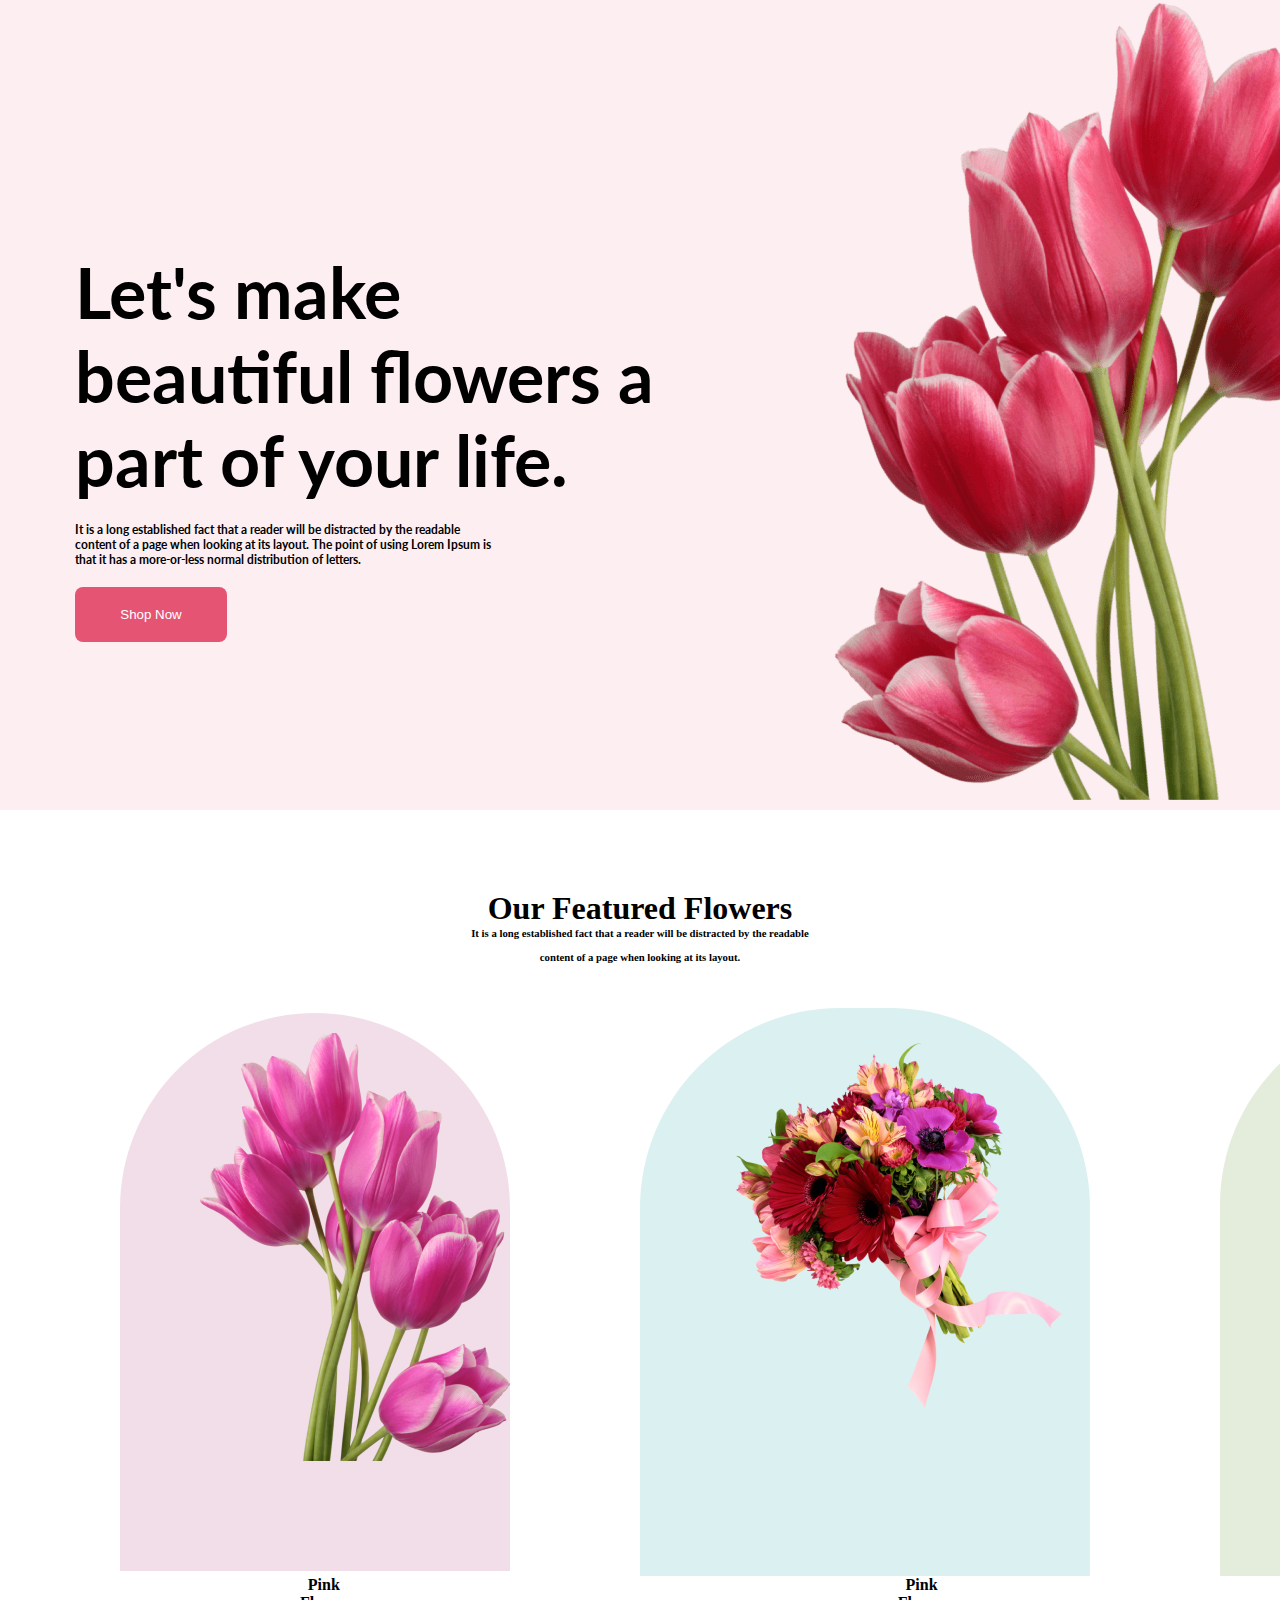
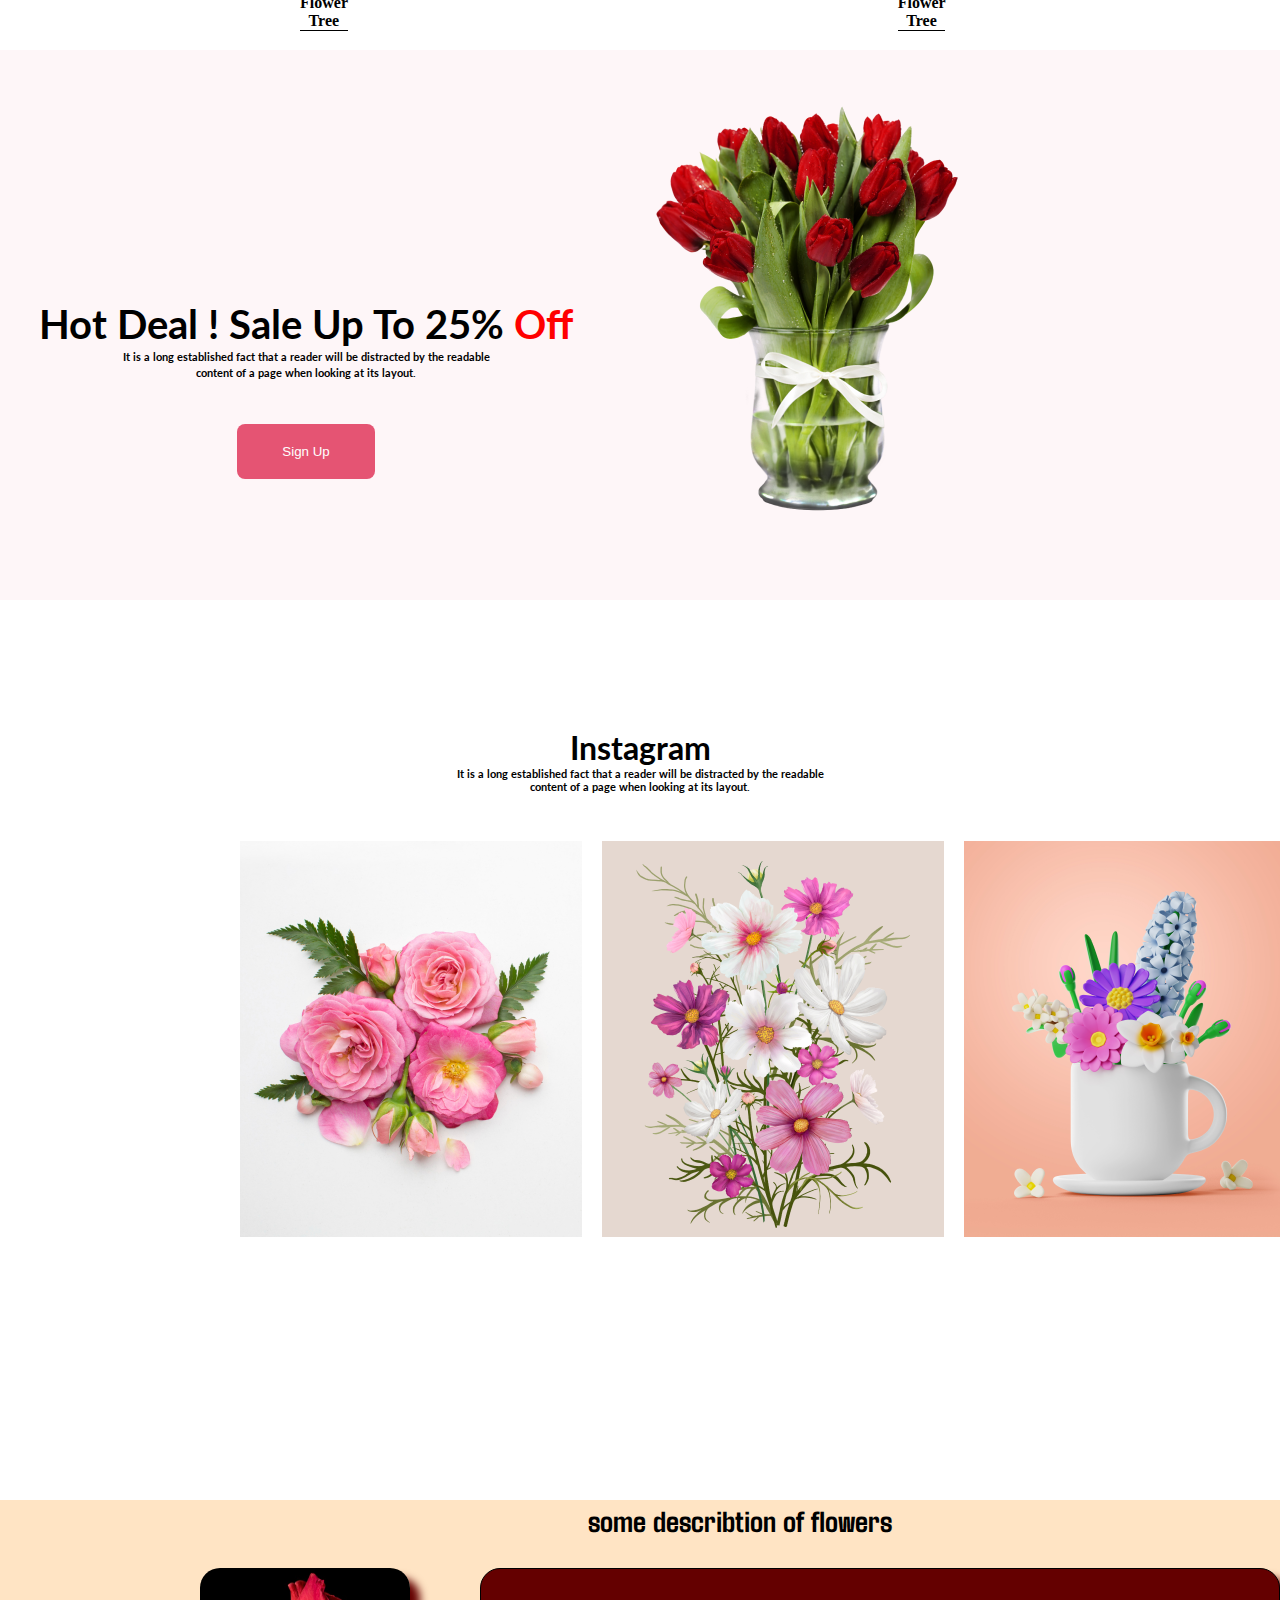
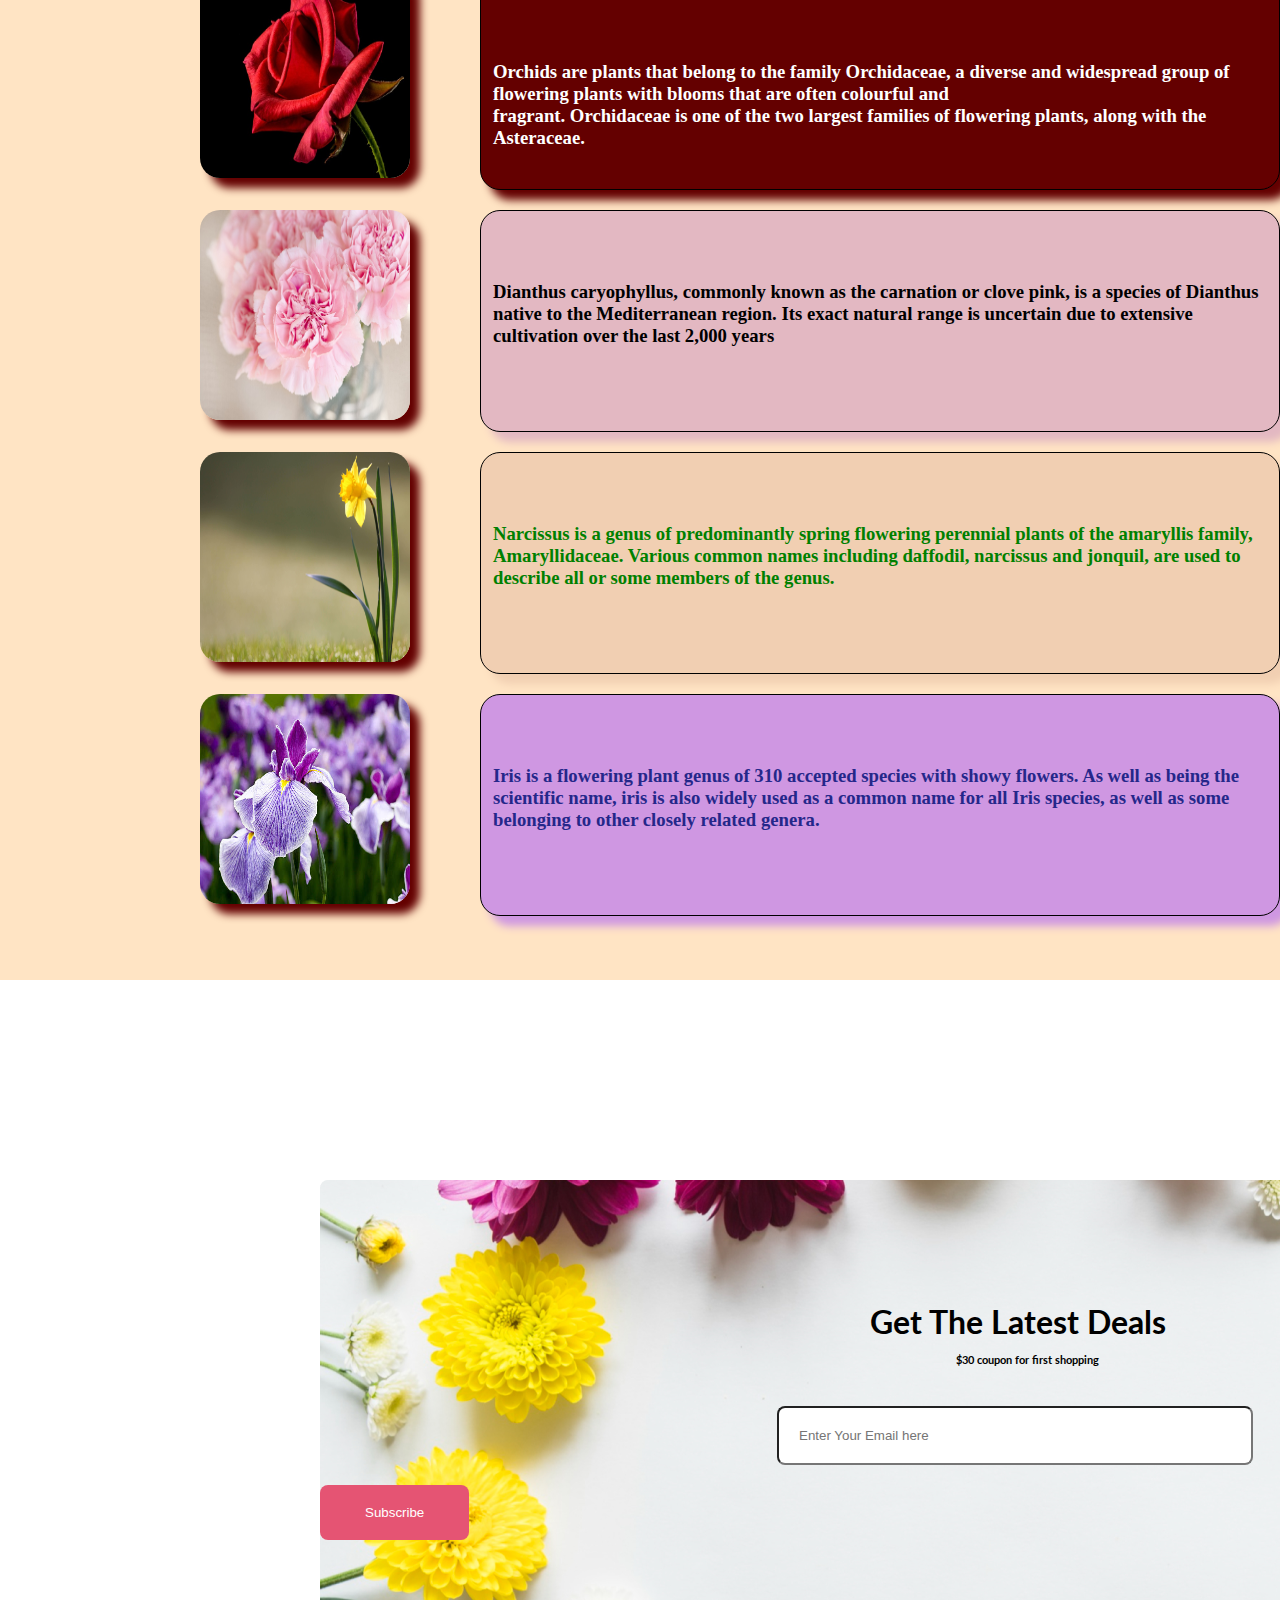
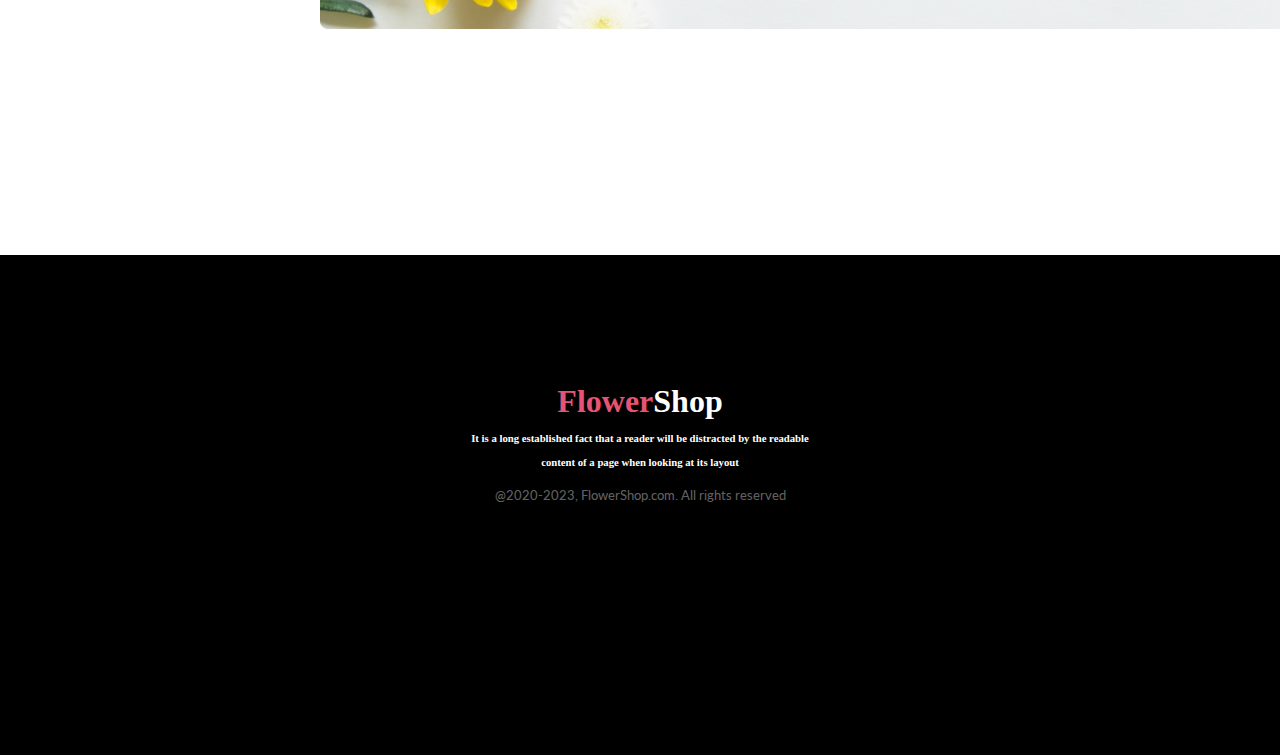
<file: index.html>
<!DOCTYPE html>
<html lang="en">
<head>
    <meta charset="UTF-8">
    <meta name="viewport" content="width=device-width, initial-scale=1.0">
    <title>flower shop</title>
    <link rel="stylesheet" href="style.css">
    <link rel="preconnect" href="https://fonts.googleapis.com">
<link rel="preconnect" href="https://fonts.gstatic.com" crossorigin>
<link href="https://fonts.googleapis.com/css2?family=Lato:ital,wght@0,400;1,300&display=swap" rel="stylesheet">
<link rel="preconnect" href="https://fonts.googleapis.com">
<link rel="preconnect" href="https://fonts.gstatic.com" crossorigin>
<link href="https://fonts.googleapis.com/css2?family=Lato:ital,wght@1,100&display=swap" rel="stylesheet">
<link rel="preconnect" href="https://fonts.googleapis.com">
<link rel="preconnect" href="https://fonts.gstatic.com" crossorigin>
<link href="https://fonts.googleapis.com/css2?family=Agdasima:wght@700&family=Lato:ital,wght@1,100&display=swap" rel="stylesheet">
</head>
<!-- new 1ta item nijer ready kora lagbe 
 -->
<body>
    <!-- total-head-area starts here -->

    <header>
        <div class="total-head-area">
            <div class="text-area">
                <h1>Let's make <br>
                    beautiful flowers a <br>
                    part of your life. <br>
                </h1>
            <small>
                <h6>It is a long established fact that a reader will be distracted by the readable <br>
                    content of a page when looking at its layout. The point of using Lorem Ipsum is <br>
                    that it has a more-or-less normal distribution of letters. <br>       
                </h6>
            </small>
                <button class="btn">Shop Now</button>
            </div>
            <div class="img-area">
                <img src="./flower-shop-assignment/Flower Asset/header-flower.png" alt="">
            </div>
        </div>
    </header>
    <!-- total-head-area en
        ds here -->
    <main>
        <!-- ai jaigai bounus round ta dhukbe -->
        <div class="bonus-rounds">
            <div class="text-part">
                <h1>Our Featured Flowers</h1>
                <h6>It is a long established fact that a reader will be distracted by the readable <br><br>
                    content of a page when looking at its layout.</h6>
            </div>
            <div class="img-part">
                <div class="bonus-1 background-bonus-style">
                    <img src="./flower-shop-assignment/Flower Asset/bounus-1.png" alt="">    
                </div>
                <div class="bonus-2 background-bonus-style">
                    <img src="./flower-shop-assignment/Flower Asset/bonus-2.png" alt="">  
                </div>
                    <div class="bonus-3 background-bonus-style">
                        <img src="./flower-shop-assignment/Flower Asset/bonus-3.png" alt="">
                    </div>
                    
            </div>
            <div class="ul-texts">
                
                    <h4 class="one">Pink Flower Tree</h4> 
                    <h4 class="two">Pink Flower Tree</h4>
                    <h4 class="three">Pink Flower Tree</h4>
            </div>
        </div>
        <!-- style ta ase line (maybe)---5 -->
        <!-- first-part-of-the-main starts-->
        <div class="first-part-of-the-main">
            <div class="left-text-area">
                <h1>Hot Deal ! Sale Up To 25% <span style="color: red;">Off</span> </h1>
                <small><h6>It is a long established fact that a reader will be distracted by the readable <br>
                    content of a page when looking at its layout.</small></h6><br>
                <button class="btn">Sign Up</button>    
            </div>
            <div class="right-img-area">
                <img class="img-control" src="./flower-shop-assignment/Flower Asset/roses-middle.png" alt="">
            </div>
        </div>
        <!-- first-part-of-the-main ends -->
        <div class="intagram-decoration">
            <div class="instagram-texts">
                <h1>Instagram</h1>
                <h6>It is a long established fact that a reader will be distracted by the readable <br>
                    content of a page when looking at its layout.</h6>
            </div>
            
            <div class="decoration-images">
                <div class="img-1"><img src="./flower-shop-assignment/Flower Asset/Flower 01.png" alt=""></div>
                <div class="img-2"><img src="./flower-shop-assignment/Flower Asset/flower-2.png" alt=""></div>
                <div class="img-3"><img src="./flower-shop-assignment/Flower Asset/flower-3.png" alt=""></div>
                <div class="img-4"><img src="./flower-shop-assignment/Flower Asset/flower-4.png" alt=""></div>
            </div>
        </div>
        <div class="own-div">
            <h1 class="hard-write">some describtion of flowers</h1>
            <div class="first-pic">    
                <!-- <div class="owndiv-first-img"> -->
                    <img src="./details-about-flowers/rose.jpg" alt="" srcset="">
                <!-- </div> -->
                    <h3><br> Orchids are plants that belong to the family Orchidaceae, a diverse and widespread group of flowering plants with blooms that are often colourful and <br> fragrant. Orchidaceae is one of the two largest families of flowering plants, along with the Asteraceae.</h3>
            </div>
            <div class="second-pic mrg first-pic">    
                <!-- <div class="owndiv-first-img"> -->
                    <img src="./details-about-flowers/carnation.jpg" alt="" srcset="">
                <!-- </div> -->
                    <h3 >Dianthus caryophyllus, commonly known as the carnation or clove pink, is a species of Dianthus native to the Mediterranean region. Its exact natural range is uncertain due to extensive cultivation over the last 2,000 years</h3>
            </div>
            <div class="third-pic mrg first-pic">    
                <!-- <div class="owndiv-first-img"> -->
                    <img src="./details-about-flowers/daffodil.jpg" alt="" srcset="">
                <!-- </div> -->
                    <h3>Narcissus is a genus of predominantly spring flowering perennial plants of the amaryllis family, Amaryllidaceae. Various common names including daffodil, narcissus and jonquil, are used to describe all or some members of the genus.</h3>
            </div>
            <div class="forth-pic mrg first-pic">    
                <!-- <div class="owndiv-first-img"> -->
                    <img src="./details-about-flowers/irises.jpg" alt="" srcset="">
                <!-- </div> -->
                    <h3>Iris is a flowering plant genus of 310 accepted species with showy flowers. As well as being the scientific name, iris is also widely used as a common name for all Iris species, as well as some belonging to other closely related genera. </h3>
            </div>
        
                
                
        </div>
      
            <div class="last-sreach-iamge">
                <div class="last-search-img-text"> 
                <h1>Get The Latest Deals</h1>
                <div class="sokh"><h6>$30 coupon for first shopping</h6></div>
                
                </div>
              <div class="search">              
                <input type="email" placeholder="Enter Your Email here">
                <button class="btn">Subscribe</button> 
              </div>
            </div>  
            
    </main>
    <footer>
        <div class="last-part-of-the-prg">
            <h1><span style="color: #E55473;">Flower</span>Shop</h1>
            <h6>It is a long established fact that a reader will be distracted by the readable <br><br>
                content of a page when looking at its layout</h6>
                <br>
            <small>@2020-2023, FlowerShop.com. All rights reserved</small>    
        </div>
    </footer>
</body>
</html>
</file>
<file: style.css>
*{
    padding: 0px;
    margin: 0px;
}
/* bonus round e lagte pare */
/* .icon img{
    width: 60px;
    height: 60px;
    border-radius: 32px;
} */
/* total-head-area starts here */
/* header background */
.total-head-area{
    background-color: rgba(229, 84, 115, 0.10);
    height: 90vh;
    width: auto;
    display: flex;
    justify-content: space-around;

}
/* for all buttons */
.btn{
 padding: 20px 45px;
 border-radius: 8px;
 background-color: #E55473; 
 color: white;
 margin-top: 20px;
 border: 0px;

}
/* head image editing */
.img-area{
    width: 200px;
    height: 200px;
    padding-right: 200px;
}
/* test-edit for header */
.text-area{
    padding-top: 250px;
    font-size: 35px;
}
.text-area h1{
    font-family: 'Lato', sans-serif;
}
.text-area small>h6{
    font-size: 12px;
    padding-top: 20px;
    font-family: 'Lato', sans-serif;
}
/* total-head-area ends here */
/* bonus-round-1 starts */
.bonus-rounds{
    height: 80vh;
    background-color: white;
    color: black;
}
.text-part{
    text-align: center;
    padding-top: 80px;
}
.img-part{
    display: flex;
    gap:10px;
    align-items: center;
    margin-top: 45px;

}
.background-bonus-style{
    width: 464px;
    height: 538px;
    border-radius: 200px 200px 0px 0px ;
    justify-content: center;
    margin-left: 120px;
    padding-top: 30px;

    
}
/* (42px) */
.ul-texts{
 display: flex;
 
 text-align: center;
}
.one{
    margin-left: 300px;
    width: max-content;
    border-bottom: 1px solid black;
}
.two{
   margin-left: 550px;
   border-bottom: 1px solid black;
}
.three{
   margin-left: 550px;
   border-bottom: 1px solid black;
}
.bonus-1{
    background-color: rgba(167, 33, 98, 0.15);
    padding-left: 80px;
    padding-top: 20px;
    
}
.bonus-2{

    background-color: rgba(5, 151, 160, 0.15);
    padding-left: 80px;
    padding-top: 30px;
}
.bonus-3{

    background-color: rgba(71, 125, 17, 0.15);
    padding-left: 80px;
}

/* first-part-of-the-main starts */
/* background-design */
.first-part-of-the-main{
    height: 550px;
    background-color: rgba(229, 84, 115, 0.05);
    display: flex;
    justify-content: space-around;
    margin-top: 120px;
}
/* rose-image-style */
.right-img-area{
    height:250px ;
    width:590px ;
    padding-top: 50px;

    /* background-color: rgba(229, 84, 115, 0.10);
    height: 90vh;
    width: auto;
    display: flex;
    justify-content: space-around; */
}
.left-text-area{
    /* padding-top: ; */
        padding-top: 250px;
    font-size: 20px;
    text-align: center;
    font-family: 'Lato', sans-serif;
}
/* optional jdi lage */
/* .margin-edit{
    margin: 20px;
} */
/* first-part-of-the-main ends */
/* intagram-decoration stars */
.intagram-decoration{
    height: 100vh;
    width: auto;
    

}
.instagram-texts{
    text-align: center;
    padding-top: 128px;
    padding-bottom: 48px;
    
    font-family: 'Lato', sans-serif;
}
.decoration-images{
    width: 342px;
    height: 396px;
    display: flex;
    padding-left: 240px;
    gap: 20px;
}
.last-sreach-iamge{
    background-image: url("./last-background-image.png");
    height: 75vh;
    background-repeat: no-repeat;
    margin-left: 320px;
    box-shadow: 12px 10px;
    border-radius: 0px;

}
.search input{

   
    padding: 20px ;
    padding-right: 275px;
    border-radius: 8px;
    margin-left: 457px;
    margin-top: 40px;

}
.last-search-img-text{
    padding-left: 550px;
    font-family: 'Lato', sans-serif;
    padding-top: 122px;
}
.last-search-img-text h1{
    padding-bottom: 12px;
}
.sokh{
   padding-left:86px;
}
.last-part-of-the-prg{
    height: 500px;
    background-color: black;
    color: white;
    text-align: center;

}
.last-part-of-the-prg h1{
    padding-bottom: 12px;
    padding-top: 128px;
}
.last-part-of-the-prg small {
    color:rgba(255, 255, 255, 0.40);
    font-family: 'Lato', sans-serif;

}
.hard-write{
    text-align: center;
    color: black;
    padding-bottom: 30px;
    font-family: 'Agdasima', sans-serif;
}
.own-div{
    height: 120vh;
    width: auto;
    background-color: bisque;
    color: black;
    padding-left: 200px;
    margin-bottom: 200px;
 
}
.first-pic{
    display: flex;
}
.first-pic img{
    max-width: 100%;
    max-height: 100%;
    height: 210px;
    width: 210px;
    border-radius: 20px;
    box-shadow: 10px 10px 9px #640000;
    gap: 40px;
}
.first-pic h3{
    border: 1px solid black;
    background-color: #640000;
    color: white;
    width: 1210px;
    height: 150px;
    margin-left: 70px;
    box-shadow: 10px 10px 9px #640000;
    border-radius: 20px;
    padding-top: 70px;
    padding-left: 12px;
}
.mrg{
    margin-top: 20px;
}
.second-pic h3{
    
    background-color: #E3B8C2;
    color: black;
    box-shadow: 10px 10px 9px #E3B8C2;
    

}
.third-pic h3{
    background-color: #F1CFB2;
    color: green; 
    box-shadow: 10px 10px 9px #F1CFB2;
}
.forth-pic h3{
    background-color:#CF97E2 ;
    color: rgb(37, 39, 138); 
    box-shadow: 10px 10px 9px #CF97E2 ;
}
</file>
